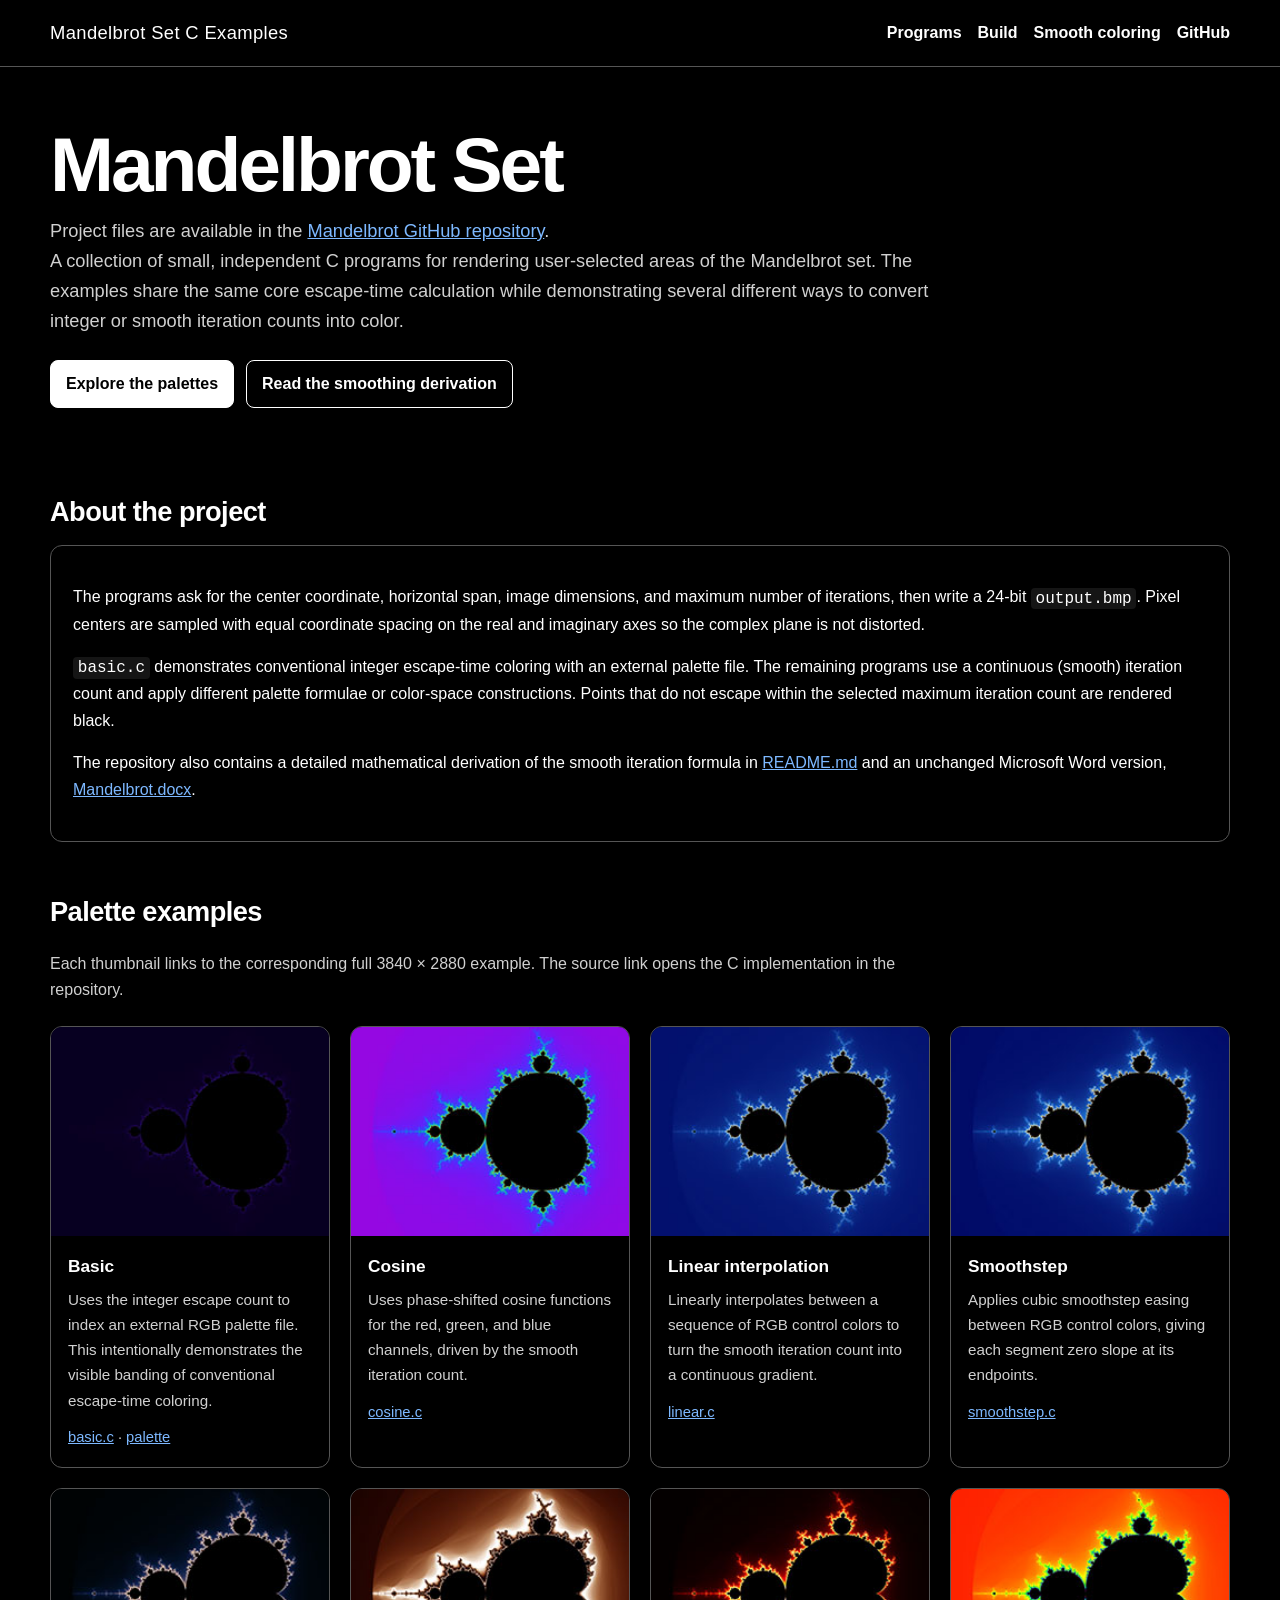
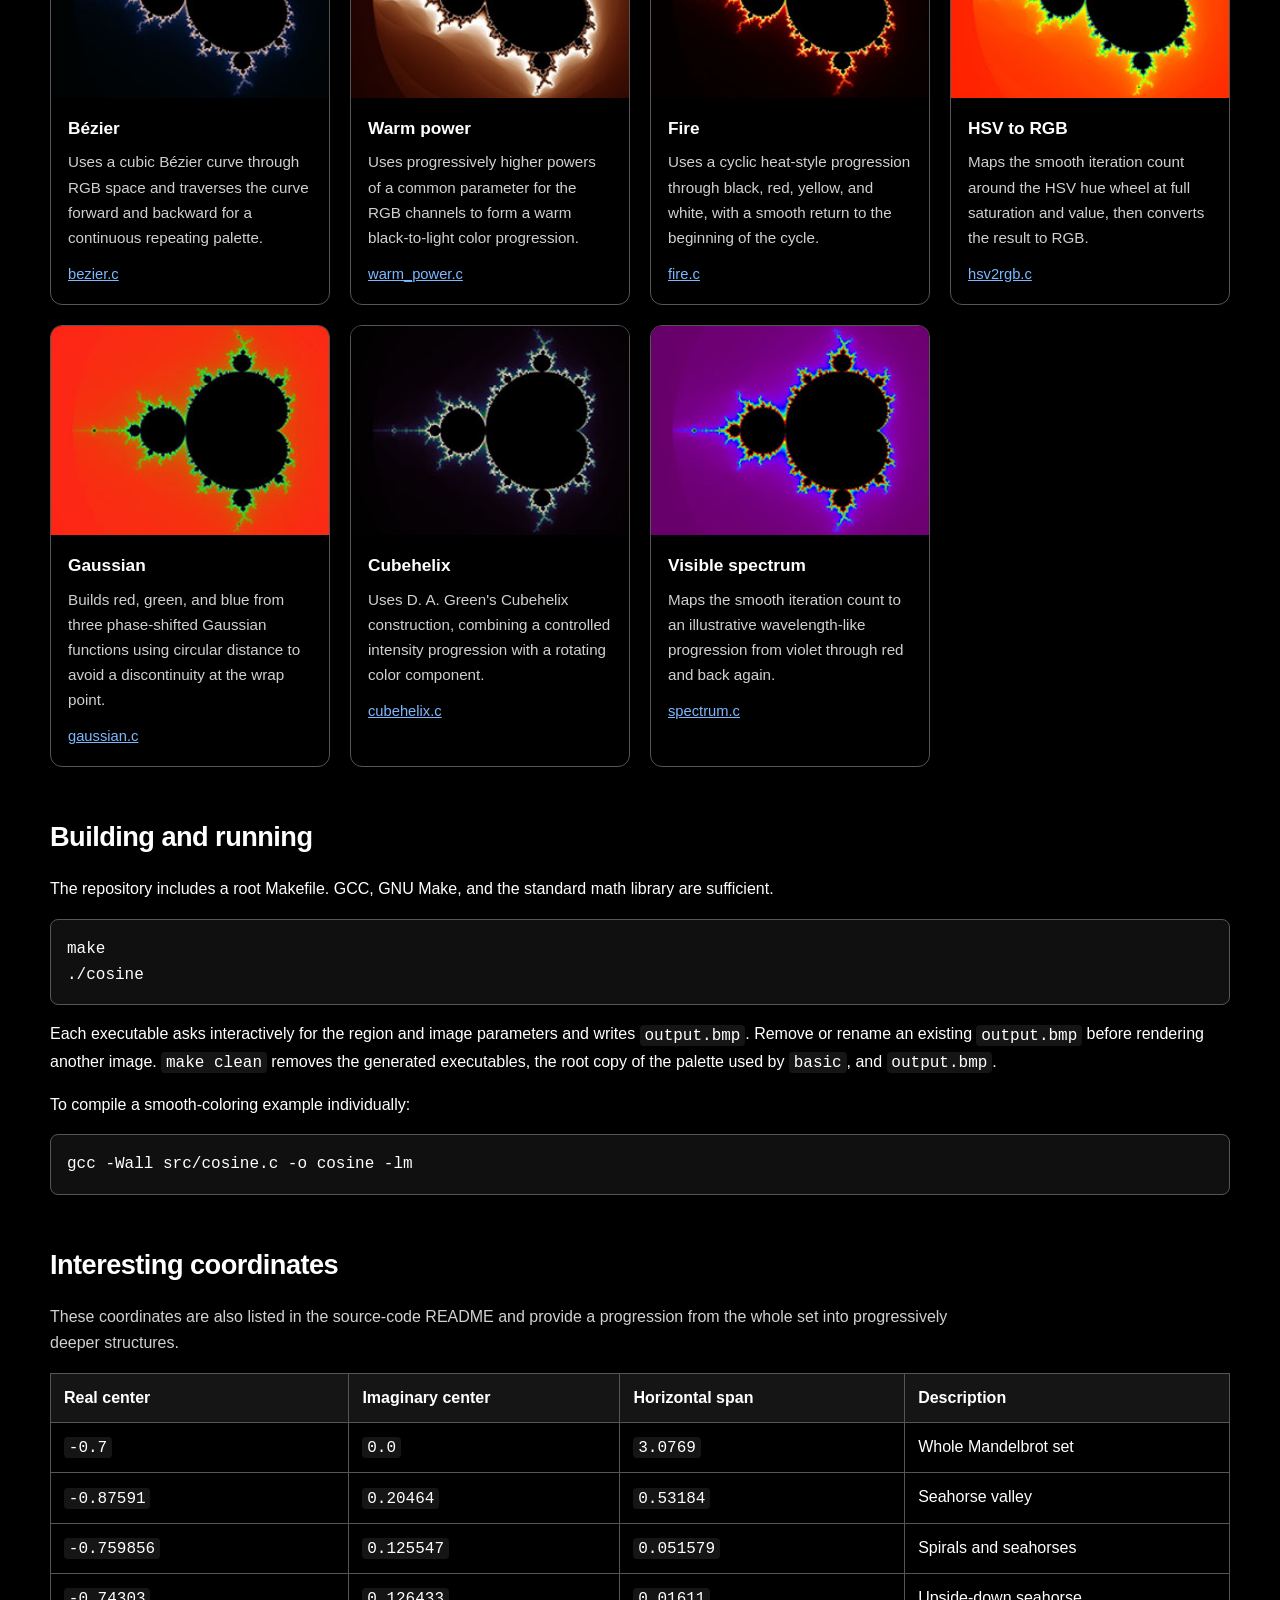
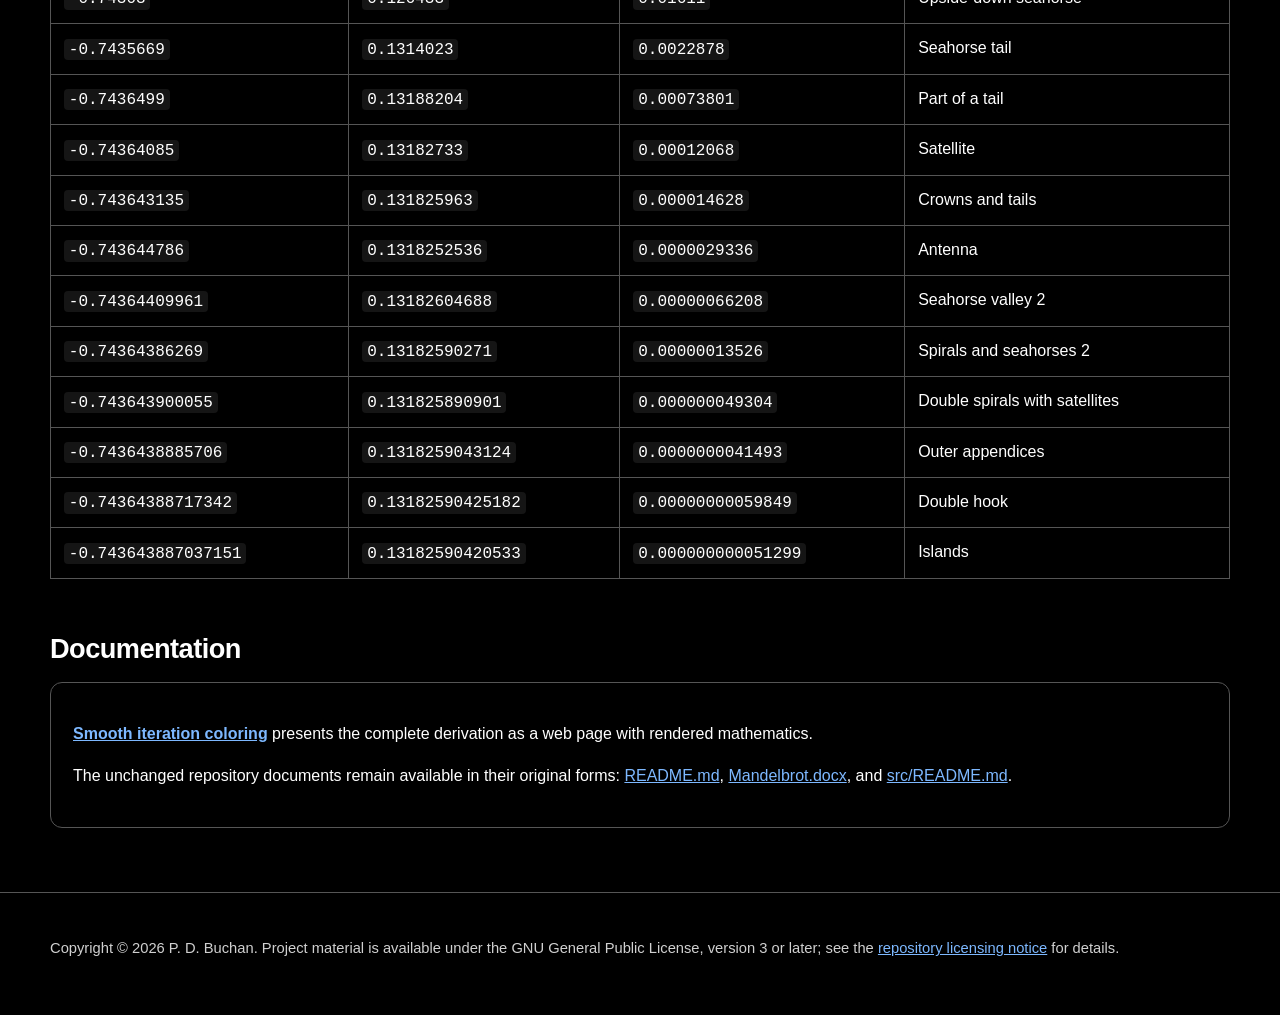
<file: docs/index.html>
<!doctype html>
<html lang="en">
<head>
  <meta charset="utf-8">
  <meta name="viewport" content="width=device-width, initial-scale=1">
  <meta name="description" content="C language Mandelbrot renderers demonstrating integer and smooth coloring palettes.">
  <title>Mandelbrot Set C Examples</title>
  <link rel="stylesheet" href="assets/mandelbrot.css">
  <link rel="icon" href="assets/favicon.svg" type="image/svg+xml">
</head>
<body>
<header class="site-header">
  <div class="header-inner">
    <p class="site-title">Mandelbrot Set C Examples</p>
    <nav aria-label="Primary navigation">
      <a href="#programs">Programs</a>
      <a href="#build">Build</a>
      <a href="smoothing.html">Smooth coloring</a>
      <a href="https://github.com/pdbuchan/mandelbrot">GitHub</a>
    </nav>
  </div>
</header>

<main>
  <section class="hero">
    <h1>Mandelbrot Set</h1>

    <p>Project files are available in the <a href="https://github.com/pdbuchan/mandelbrot">Mandelbrot GitHub repository</a>.</p>

    <p>A collection of small, independent C programs for rendering user-selected areas of the Mandelbrot set. The examples share the same core escape-time calculation while demonstrating several different ways to convert integer or smooth iteration counts into color.</p>
    <div class="actions">
      <a class="button" href="#programs">Explore the palettes</a>
      <a class="button secondary" href="smoothing.html">Read the smoothing derivation</a>
    </div>
  </section>

  <section id="about">
    <h2>About the project</h2>
    <div class="panel">
      <p>The programs ask for the center coordinate, horizontal span, image dimensions, and maximum number of iterations, then write a 24-bit <code>output.bmp</code>. Pixel centers are sampled with equal coordinate spacing on the real and imaginary axes so the complex plane is not distorted.</p>
      <p><code>basic.c</code> demonstrates conventional integer escape-time coloring with an external palette file. The remaining programs use a continuous (smooth) iteration count and apply different palette formulae or color-space constructions. Points that do not escape within the selected maximum iteration count are rendered black.</p>
      <p>The repository also contains a detailed mathematical derivation of the smooth iteration formula in <a href="https://github.com/pdbuchan/mandelbrot/blob/main/README.md">README.md</a> and an unchanged Microsoft Word version, <a href="https://github.com/pdbuchan/mandelbrot/raw/refs/heads/main/Mandelbrot.docx">Mandelbrot.docx</a>.</p>
    </div>
  </section>

  <section id="programs">
    <h2>Palette examples</h2>
    <p class="lead">Each thumbnail links to the corresponding full 3840 × 2880 example. The source link opens the C implementation in the repository.</p>
    <div class="gallery">

      <article class="card">
        <a class="image-link" href="assets/images/basic_whole.jpg"><img src="assets/images/basic_whole_thumb.jpg" alt="Mandelbrot set rendered using the basic integer palette"></a>
        <div class="card-body"><h3>Basic</h3><p>Uses the integer escape count to index an external RGB palette file. This intentionally demonstrates the visible banding of conventional escape-time coloring.</p><p class="links"><a href="https://github.com/pdbuchan/mandelbrot/blob/main/src/basic.c">basic.c</a> · <a href="https://github.com/pdbuchan/mandelbrot/blob/main/src/palette">palette</a></p></div>
      </article>

      <article class="card">
        <a class="image-link" href="assets/images/cosine_whole.jpg"><img src="assets/images/cosine_whole_thumb.jpg" alt="Mandelbrot set rendered with a cosine palette"></a>
        <div class="card-body"><h3>Cosine</h3><p>Uses phase-shifted cosine functions for the red, green, and blue channels, driven by the smooth iteration count.</p><p class="links"><a href="https://github.com/pdbuchan/mandelbrot/blob/main/src/cosine.c">cosine.c</a></p></div>
      </article>

      <article class="card">
        <a class="image-link" href="assets/images/linear_whole.jpg"><img src="assets/images/linear_whole_thumb.jpg" alt="Mandelbrot set rendered with linear RGB interpolation"></a>
        <div class="card-body"><h3>Linear interpolation</h3><p>Linearly interpolates between a sequence of RGB control colors to turn the smooth iteration count into a continuous gradient.</p><p class="links"><a href="https://github.com/pdbuchan/mandelbrot/blob/main/src/linear.c">linear.c</a></p></div>
      </article>

      <article class="card">
        <a class="image-link" href="assets/images/smoothstep_whole.jpg"><img src="assets/images/smoothstep_whole_thumb.jpg" alt="Mandelbrot set rendered with smoothstep interpolation"></a>
        <div class="card-body"><h3>Smoothstep</h3><p>Applies cubic smoothstep easing between RGB control colors, giving each segment zero slope at its endpoints.</p><p class="links"><a href="https://github.com/pdbuchan/mandelbrot/blob/main/src/smoothstep.c">smoothstep.c</a></p></div>
      </article>

      <article class="card">
        <a class="image-link" href="assets/images/bezier_whole.jpg"><img src="assets/images/bezier_whole_thumb.jpg" alt="Mandelbrot set rendered with a Bezier color palette"></a>
        <div class="card-body"><h3>Bézier</h3><p>Uses a cubic Bézier curve through RGB space and traverses the curve forward and backward for a continuous repeating palette.</p><p class="links"><a href="https://github.com/pdbuchan/mandelbrot/blob/main/src/bezier.c">bezier.c</a></p></div>
      </article>

      <article class="card">
        <a class="image-link" href="assets/images/warm_power_whole.jpg"><img src="assets/images/warm_power_whole_thumb.jpg" alt="Mandelbrot set rendered with a warm RGB power-law palette"></a>
        <div class="card-body"><h3>Warm power</h3><p>Uses progressively higher powers of a common parameter for the RGB channels to form a warm black-to-light color progression.</p><p class="links"><a href="https://github.com/pdbuchan/mandelbrot/blob/main/src/warm_power.c">warm_power.c</a></p></div>
      </article>

      <article class="card">
        <a class="image-link" href="assets/images/fire_whole.jpg"><img src="assets/images/fire_whole_thumb.jpg" alt="Mandelbrot set rendered with a fire palette"></a>
        <div class="card-body"><h3>Fire</h3><p>Uses a cyclic heat-style progression through black, red, yellow, and white, with a smooth return to the beginning of the cycle.</p><p class="links"><a href="https://github.com/pdbuchan/mandelbrot/blob/main/src/fire.c">fire.c</a></p></div>
      </article>

      <article class="card">
        <a class="image-link" href="assets/images/hsv2rgb_whole.jpg"><img src="assets/images/hsv2rgb_whole_thumb.jpg" alt="Mandelbrot set rendered by converting HSV hue to RGB"></a>
        <div class="card-body"><h3>HSV to RGB</h3><p>Maps the smooth iteration count around the HSV hue wheel at full saturation and value, then converts the result to RGB.</p><p class="links"><a href="https://github.com/pdbuchan/mandelbrot/blob/main/src/hsv2rgb.c">hsv2rgb.c</a></p></div>
      </article>

      <article class="card">
        <a class="image-link" href="assets/images/gaussian_whole.jpg"><img src="assets/images/gaussian_whole_thumb.jpg" alt="Mandelbrot set rendered with Gaussian RGB channel functions"></a>
        <div class="card-body"><h3>Gaussian</h3><p>Builds red, green, and blue from three phase-shifted Gaussian functions using circular distance to avoid a discontinuity at the wrap point.</p><p class="links"><a href="https://github.com/pdbuchan/mandelbrot/blob/main/src/gaussian.c">gaussian.c</a></p></div>
      </article>

      <article class="card">
        <a class="image-link" href="assets/images/cubehelix_whole.jpg"><img src="assets/images/cubehelix_whole_thumb.jpg" alt="Mandelbrot set rendered with the Cubehelix color scheme"></a>
        <div class="card-body"><h3>Cubehelix</h3><p>Uses D. A. Green's Cubehelix construction, combining a controlled intensity progression with a rotating color component.</p><p class="links"><a href="https://github.com/pdbuchan/mandelbrot/blob/main/src/cubehelix.c">cubehelix.c</a></p></div>
      </article>

      <article class="card">
        <a class="image-link" href="assets/images/spectrum_whole.jpg"><img src="assets/images/spectrum_whole_thumb.jpg" alt="Mandelbrot set rendered with an approximate visible spectrum"></a>
        <div class="card-body"><h3>Visible spectrum</h3><p>Maps the smooth iteration count to an illustrative wavelength-like progression from violet through red and back again.</p><p class="links"><a href="https://github.com/pdbuchan/mandelbrot/blob/main/src/spectrum.c">spectrum.c</a></p></div>
      </article>

    </div>
  </section>

  <section id="build">
    <h2>Building and running</h2>
    <p>The repository includes a root Makefile. GCC, GNU Make, and the standard math library are sufficient.</p>
    <pre><code>make
./cosine</code></pre>
    <p>Each executable asks interactively for the region and image parameters and writes <code>output.bmp</code>. Remove or rename an existing <code>output.bmp</code> before rendering another image. <code>make clean</code> removes the generated executables, the root copy of the palette used by <code>basic</code>, and <code>output.bmp</code>.</p>
    <p>To compile a smooth-coloring example individually:</p>
    <pre><code>gcc -Wall src/cosine.c -o cosine -lm</code></pre>
  </section>

  <section id="coordinates">
    <h2>Interesting coordinates</h2>
    <p class="lead">These coordinates are also listed in the source-code README and provide a progression from the whole set into progressively deeper structures.</p>
    <div class="table-wrap">
      <table>
        <thead><tr><th>Real center</th><th>Imaginary center</th><th>Horizontal span</th><th>Description</th></tr></thead>
        <tbody>
          <tr><td><code>-0.7</code></td><td><code>0.0</code></td><td><code>3.0769</code></td><td>Whole Mandelbrot set</td></tr>
          <tr><td><code>-0.87591</code></td><td><code>0.20464</code></td><td><code>0.53184</code></td><td>Seahorse valley</td></tr>
          <tr><td><code>-0.759856</code></td><td><code>0.125547</code></td><td><code>0.051579</code></td><td>Spirals and seahorses</td></tr>
          <tr><td><code>-0.74303</code></td><td><code>0.126433</code></td><td><code>0.01611</code></td><td>Upside-down seahorse</td></tr>
          <tr><td><code>-0.7435669</code></td><td><code>0.1314023</code></td><td><code>0.0022878</code></td><td>Seahorse tail</td></tr>
          <tr><td><code>-0.7436499</code></td><td><code>0.13188204</code></td><td><code>0.00073801</code></td><td>Part of a tail</td></tr>
          <tr><td><code>-0.74364085</code></td><td><code>0.13182733</code></td><td><code>0.00012068</code></td><td>Satellite</td></tr>
          <tr><td><code>-0.743643135</code></td><td><code>0.131825963</code></td><td><code>0.000014628</code></td><td>Crowns and tails</td></tr>
          <tr><td><code>-0.743644786</code></td><td><code>0.1318252536</code></td><td><code>0.0000029336</code></td><td>Antenna</td></tr>
          <tr><td><code>-0.74364409961</code></td><td><code>0.13182604688</code></td><td><code>0.00000066208</code></td><td>Seahorse valley 2</td></tr>
          <tr><td><code>-0.74364386269</code></td><td><code>0.13182590271</code></td><td><code>0.00000013526</code></td><td>Spirals and seahorses 2</td></tr>
          <tr><td><code>-0.743643900055</code></td><td><code>0.131825890901</code></td><td><code>0.000000049304</code></td><td>Double spirals with satellites</td></tr>
          <tr><td><code>-0.7436438885706</code></td><td><code>0.1318259043124</code></td><td><code>0.0000000041493</code></td><td>Outer appendices</td></tr>
          <tr><td><code>-0.74364388717342</code></td><td><code>0.13182590425182</code></td><td><code>0.00000000059849</code></td><td>Double hook</td></tr>
          <tr><td><code>-0.743643887037151</code></td><td><code>0.13182590420533</code></td><td><code>0.000000000051299</code></td><td>Islands</td></tr>
        </tbody>
      </table>
    </div>
  </section>

  <section id="documentation">
    <h2>Documentation</h2>
    <div class="panel">
      <p><a href="smoothing.html"><strong>Smooth iteration coloring</strong></a> presents the complete derivation as a web page with rendered mathematics.</p>
      <p>The unchanged repository documents remain available in their original forms: <a href="https://github.com/pdbuchan/mandelbrot/blob/main/README.md">README.md</a>, <a href="https://github.com/pdbuchan/mandelbrot/raw/refs/heads/main/Mandelbrot.docx">Mandelbrot.docx</a>, and <a href="https://github.com/pdbuchan/mandelbrot/blob/main/src/README.md">src/README.md</a>.</p>
    </div>
  </section>
</main>

<footer>
  <div class="footer-inner">
    <p>Copyright © 2026 P. D. Buchan. Project material is available under the GNU General Public License, version 3 or later; see the <a href="https://github.com/pdbuchan/mandelbrot/blob/main/LICENSE-NOTICE.md">repository licensing notice</a> for details.</p>
  </div>
</footer>
</body>
</html>
</file>
<file: docs/assets/mandelbrot.css>
:root {
  color-scheme: dark;
  --bg: #000000;
  --text: #ffffff;
  --muted: #d0d0d0;
  --border: #555555;
  --accent: #7db8ff;
  --accent-hover: #b7d8ff;
  --radius: 12px;
  --content: 1180px;
}

* {
  box-sizing: border-box;
}

html {
  scroll-behavior: smooth;
}

body {
  margin: 0;
  background-color: #000000;
  color: #ffffff;
  font-family: Arial, Helvetica, sans-serif;
  line-height: 1.65;
}

a {
  color: var(--accent);
}

a:hover {
  color: var(--accent-hover);
}

header.site-header {
  background-color: #000000;
  color: #ffffff;
  border-bottom: 1px solid var(--border);
}

.header-inner,
main,
.footer-inner {
  width: min(calc(100% - 32px), var(--content));
  margin: 0 auto;
}

.header-inner {
  display: flex;
  align-items: center;
  justify-content: space-between;
  gap: 24px;
  padding: 18px 0;
}

.site-title {
  margin: 0;
  color: #ffffff;
  font-size: 1.15rem;
  letter-spacing: 0.02em;
}

nav {
  display: flex;
  flex-wrap: wrap;
  gap: 16px;
}

nav a {
  color: #ffffff;
  text-decoration: none;
  font-weight: 600;
}

nav a:hover {
  color: var(--accent-hover);
  text-decoration: underline;
}

.hero {
  padding: 58px 0 34px;
}

.hero h1 {
  margin: 0 0 12px;
  color: #ffffff;
  font-size: clamp(2.2rem, 6vw, 4.8rem);
  line-height: 1.02;
  letter-spacing: -0.04em;
}

.hero p,
.lead {
  max-width: 900px;
  color: var(--muted);
}

.hero p {
  margin: 0;
  font-size: 1.14rem;
}

.actions {
  display: flex;
  flex-wrap: wrap;
  gap: 12px;
  margin-top: 24px;
}

.button {
  display: inline-block;
  padding: 10px 15px;
  border: 1px solid #ffffff;
  border-radius: 8px;
  background-color: #ffffff;
  color: #000000;
  text-decoration: none;
  font-weight: 700;
}

.button.secondary {
  background-color: #000000;
  color: #ffffff;
}

.button:hover {
  background-color: #d9d9d9;
  color: #000000;
}

.button.secondary:hover {
  background-color: #1a1a1a;
  color: #ffffff;
}

section {
  margin: 0 0 48px;
}

section > h2 {
  margin-bottom: 10px;
  color: #ffffff;
  font-size: 1.7rem;
  letter-spacing: -0.02em;
}

h1,
h2,
h3,
h4,
h5,
h6 {
  color: #ffffff;
}

.panel,
.card {
  background-color: #000000;
  border: 1px solid var(--border);
  border-radius: var(--radius);
}

.panel {
  padding: 22px;
}

.gallery {
  display: grid;
  grid-template-columns: repeat(auto-fit, minmax(245px, 1fr));
  gap: 20px;
  margin-top: 22px;
}

.card {
  overflow: hidden;
}

.card a.image-link {
  display: block;
  background-color: #000000;
}

.card img {
  display: block;
  width: 100%;
  aspect-ratio: 250 / 188;
  object-fit: cover;
}

.card-body {
  padding: 16px 17px 18px;
}

.card h3 {
  margin: 0 0 7px;
  font-size: 1.08rem;
}

.card p {
  margin: 0;
  color: var(--muted);
  font-size: 0.95rem;
}

.card .links {
  margin-top: 12px;
  font-size: 0.92rem;
}

code,
pre {
  font-family: "Courier New", Courier, monospace;
}

code {
  padding: 0.1em 0.3em;
  background-color: #151515;
  color: #ffffff;
  border-radius: 4px;
}

pre {
  overflow-x: auto;
  padding: 16px;
  background-color: #101010;
  color: #ffffff;
  border: 1px solid var(--border);
  border-radius: 8px;
}

pre code {
  padding: 0;
  background: none;
}

.table-wrap {
  overflow-x: auto;
}

table {
  width: 100%;
  border-collapse: collapse;
  background-color: #000000;
  color: #ffffff;
}

th,
td {
  padding: 11px 13px;
  border: 1px solid var(--border);
  text-align: left;
  vertical-align: top;
}

th {
  background-color: #151515;
}

.math-page main {
  max-width: 920px;
}

.math-page main > h1 {
  margin-top: 48px;
}

.math-page h2 {
  margin-top: 2.2em;
}

.math-page h3 {
  margin-top: 1.8em;
}

.math-page blockquote {
  margin-left: 0;
  padding: 1px 18px;
  background-color: #000000;
  border-left: 4px solid #ffffff;
  color: #ffffff;
}

footer {
  margin-top: 64px;
  padding: 28px 0 40px;
  border-top: 1px solid var(--border);
  color: var(--muted);
  font-size: 0.92rem;
}

@media (max-width: 700px) {
  .header-inner {
    align-items: flex-start;
    flex-direction: column;
  }

  .hero {
    padding-top: 38px;
  }
}
</file>
